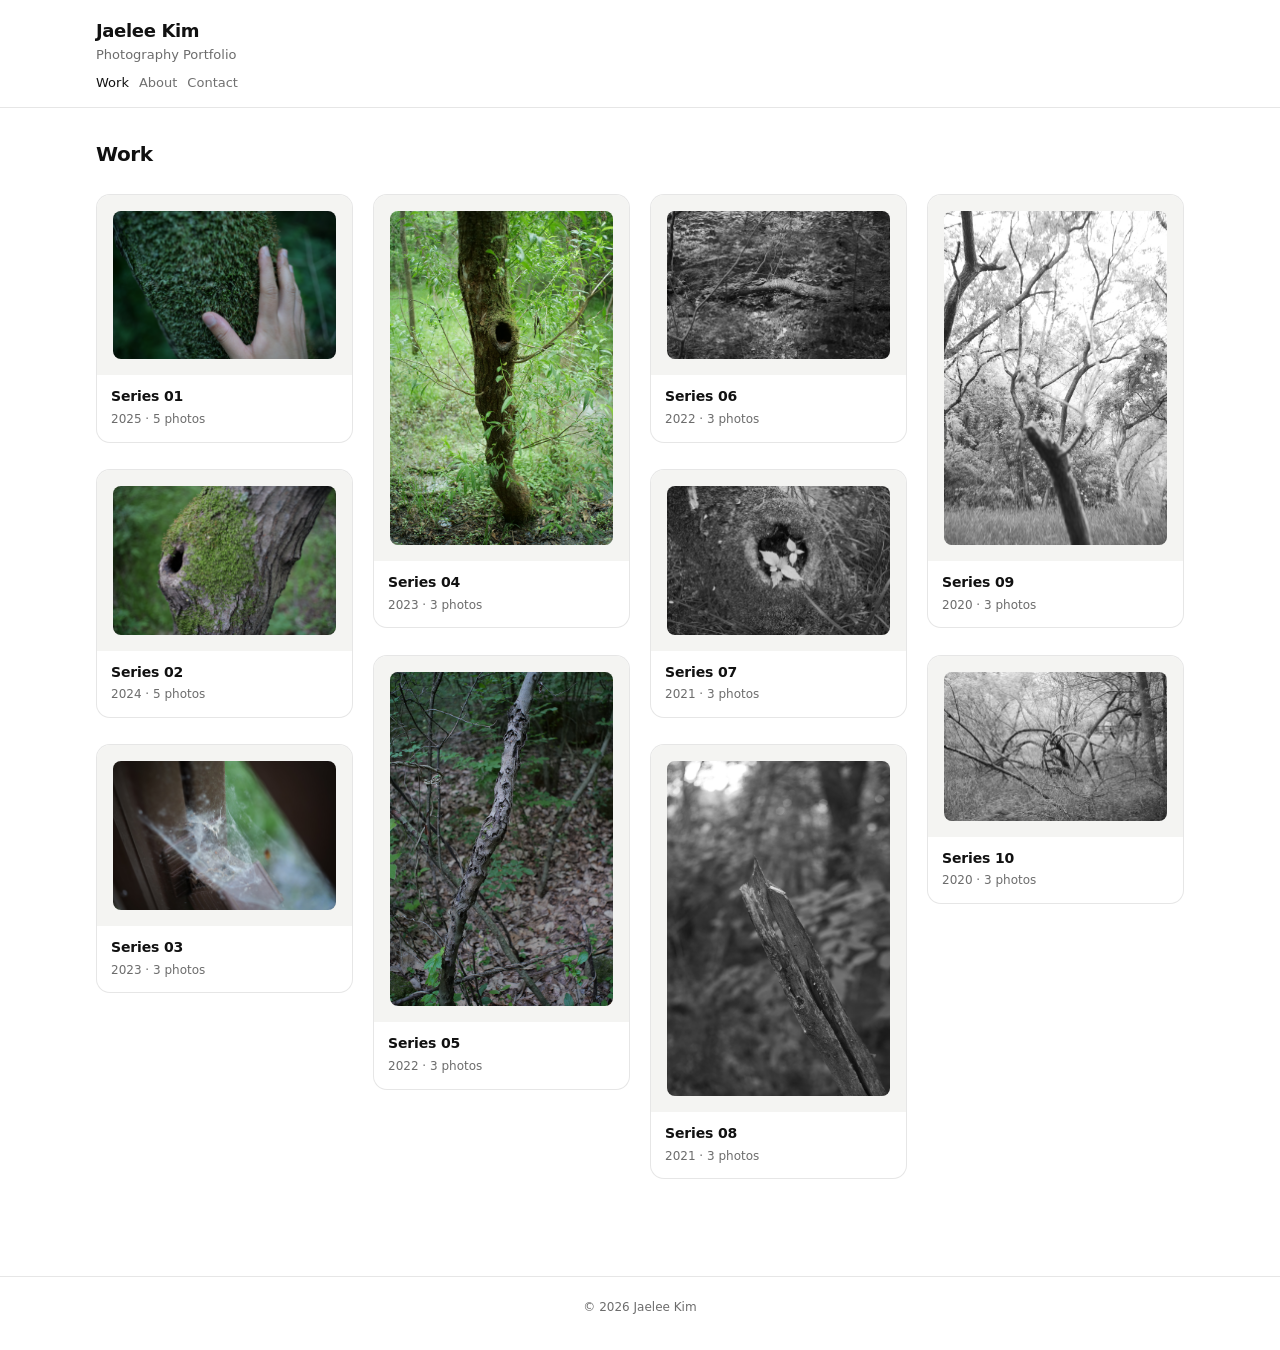
<file: index.html>
<!doctype html>
<html lang="ko">

<head>
    <meta charset="utf-8" />
    <meta name="viewport" content="width=device-width, initial-scale=1" />
    <title>Portfolio</title>
    <link rel="stylesheet" href="styles.css" />
</head>

<body>
    <header class="header">
        <div class="header-inner">
            <div class="brand">
                <h1>Jaelee Kim</h1>
                <p>Photography Portfolio</p>
            </div>

            <nav class="nav" aria-label="메뉴">
                <a class="is-active" href="index.html">Work</a>
                <a href="about.html">About</a>
                <a href="contact.html">Contact</a>
            </nav>

        </div>
    </header>

    <main class="main">
        <section class="intro">
            <h2>Work</h2>
            <p><!--썸네일 그리드(전시 카탈로그 느낌). 사진은 잘리지 않고, 프레임 안에 여백이 남도록.--></p>
        </section>

        <!-- ✅ A안 Masonry -->
        <section class="masonry" id="masonry" aria-label="작업 썸네일"></section>
        <!-- <a class="card" href="#">
            <figure class="thumb">
                <img src="assets/img/01.webp" alt="작업 01" loading="lazy" decoding="async">
            </figure>
            <div class="meta">
                <div class="title">Series 01</div>
                <div class="desc">2025 · 12 photos</div>
            </div>
        </a>

        <a class="card" href="#">
            <figure class="thumb">
                <img src="assets/img/02.webp" alt="작업 02" loading="lazy" decoding="async">
            </figure>
            <div class="meta">
                <div class="title">Series 02</div>
                <div class="desc">2024 · 18 photos</div>
            </div>
        </a>

        <a class="card" href="#">
            <figure class="thumb">
                <img src="assets/img/03.webp" alt="작업 03" loading="lazy" decoding="async">
            </figure>
            <div class="meta">
                <div class="title">Series 03</div>
                <div class="desc">2023 · 9 photos</div>
            </div>
        </a>

        <a class="card" href="#">
            <figure class="thumb">
                <img src="assets/img/04.webp" alt="작업 04" loading="lazy" decoding="async">
            </figure>
            <div class="meta">
                <div class="title">Series 04</div>
                <div class="desc">2023 · 14 photos</div>
            </div>
        </a>

        <a class="card" href="#">
            <figure class="thumb">
                <img src="assets/img/05.webp" alt="작업 05" loading="lazy" decoding="async">
            </figure>
            <div class="meta">
                <div class="title">Series 05</div>
                <div class="desc">2022 · 20 photos</div>
            </div>
        </a>

        <a class="card" href="#">
            <figure class="thumb">
                <img src="assets/img/06.webp" alt="작업 06" loading="lazy" decoding="async">
            </figure>
            <div class="meta">
                <div class="title">Series 06</div>
                <div class="desc">2022 · 8 photos</div>
            </div>
        </a>

        <a class="card" href="#">
            <figure class="thumb">
                <img src="assets/img/07.webp" alt="작업 07" loading="lazy" decoding="async">
            </figure>
            <div class="meta">
                <div class="title">Series 07</div>
                <div class="desc">2025 · 12 photos</div>
            </div>
        </a>

        <a class="card" href="#">
            <figure class="thumb">
                <img src="assets/img/08.webp" alt="작업 08" loading="lazy" decoding="async">
            </figure>
            <div class="meta">
                <div class="title">Series 08</div>
                <div class="desc">2024 · 18 photos</div>
            </div>
        </a>

        <a class="card" href="#">
            <figure class="thumb">
                <img src="assets/img/09.webp" alt="작업 09" loading="lazy" decoding="async">
            </figure>
            <div class="meta">
                <div class="title">Series 09</div>
                <div class="desc">2023 · 9 photos</div>
            </div>
        </a>

        <a class="card" href="#">
            <figure class="thumb">
                <img src="assets/img/10.webp" alt="작업 10" loading="lazy" decoding="async">
            </figure>
            <div class="meta">
                <div class="title">Series 10</div>
                <div class="desc">2023 · 14 photos</div>
            </div>
        </a> -->

        </section>
    </main>

    <footer class="footer">
        © <span id="y"></span> Jaelee Kim
    </footer>

    <script>
        document.getElementById("y").textContent = new Date().getFullYear();
    </script>

    <script src="data.js"></script>
    <script src="app.js"></script>
</body>

</html>
</file>
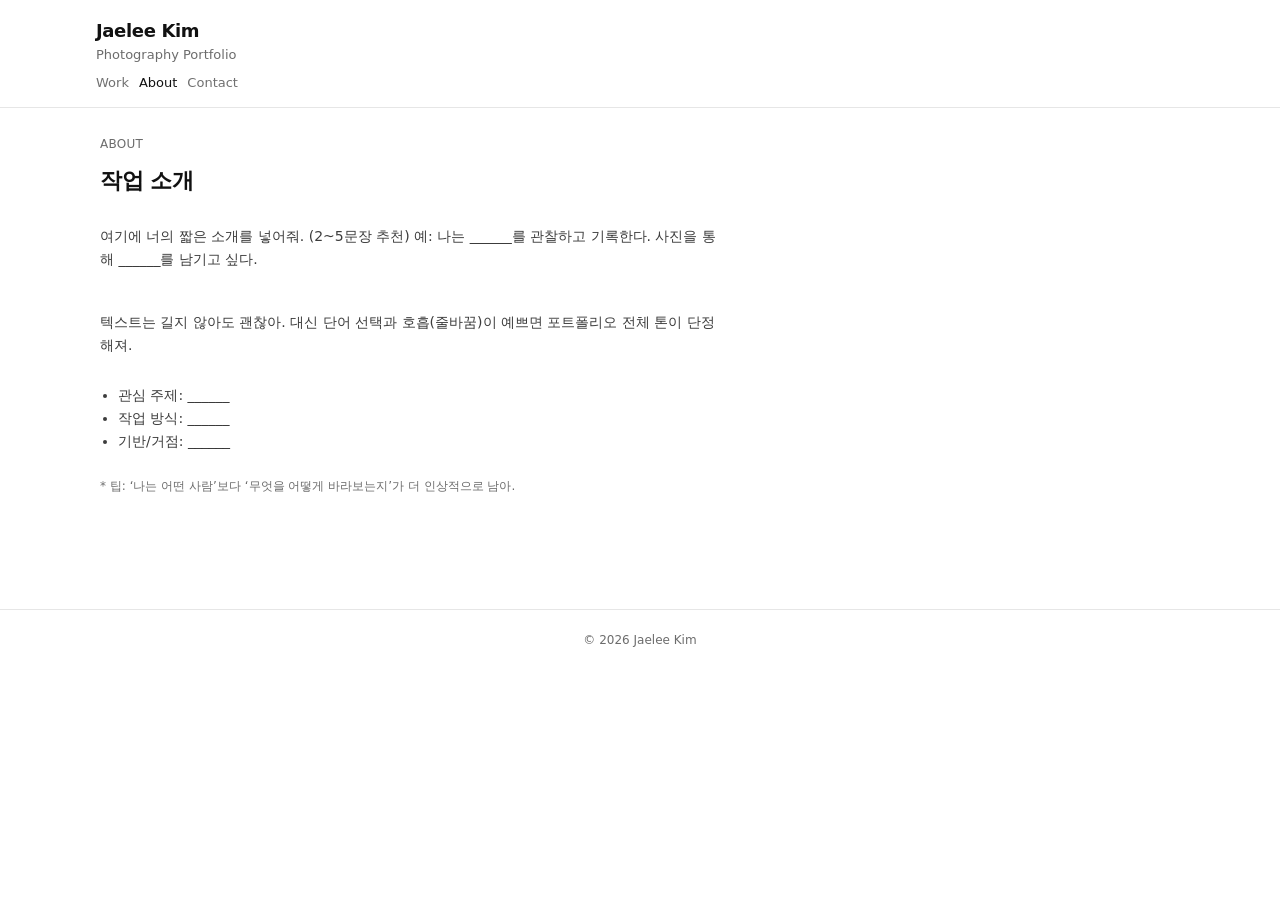
<file: about.html>
<!doctype html>
<html lang="ko">

<head>
    <meta charset="utf-8" />
    <meta name="viewport" content="width=device-width, initial-scale=1" />
    <title>About · Portfolio</title>
    <link rel="stylesheet" href="styles.css" />
</head>

<body>
    <header class="header">
        <div class="header-inner">
            <div class="brand">
                <h1>Jaelee Kim</h1>
                <p>Photography Portfolio</p>
            </div>

            <nav class="nav" aria-label="메뉴">
                <a href="index.html">Work</a>
                <a class="is-active" href="about.html">About</a>
                <a href="contact.html">Contact</a>
            </nav>
        </div>
    </header>

    <main class="page">
        <section class="panel">
            <div class="panel-inner">
                <div class="kicker">About</div>
                <h2 class="page-title">작업 소개</h2>

                <div class="prose">
                    <p>
                        여기에 너의 짧은 소개를 넣어줘. (2~5문장 추천)
                        예: 나는 ______를 관찰하고 기록한다. 사진을 통해 ______를 남기고 싶다.
                    </p>
                    <p>
                        텍스트는 길지 않아도 괜찮아. 대신 단어 선택과 호흡(줄바꿈)이 예쁘면
                        포트폴리오 전체 톤이 단정해져.
                    </p>

                    <ul class="list">
                        <li>관심 주제: ______</li>
                        <li>작업 방식: ______</li>
                        <li>기반/거점: ______</li>
                    </ul>

                    <p class="note">
                        * 팁: ‘나는 어떤 사람’보다 ‘무엇을 어떻게 바라보는지’가 더 인상적으로 남아.
                    </p>
                </div>
            </div>
        </section>
    </main>

    <footer class="footer">
        © <span id="y"></span> Jaelee Kim
    </footer>

    <script>
        document.getElementById("y").textContent = new Date().getFullYear();
    </script>
</body>

</html>
</file>
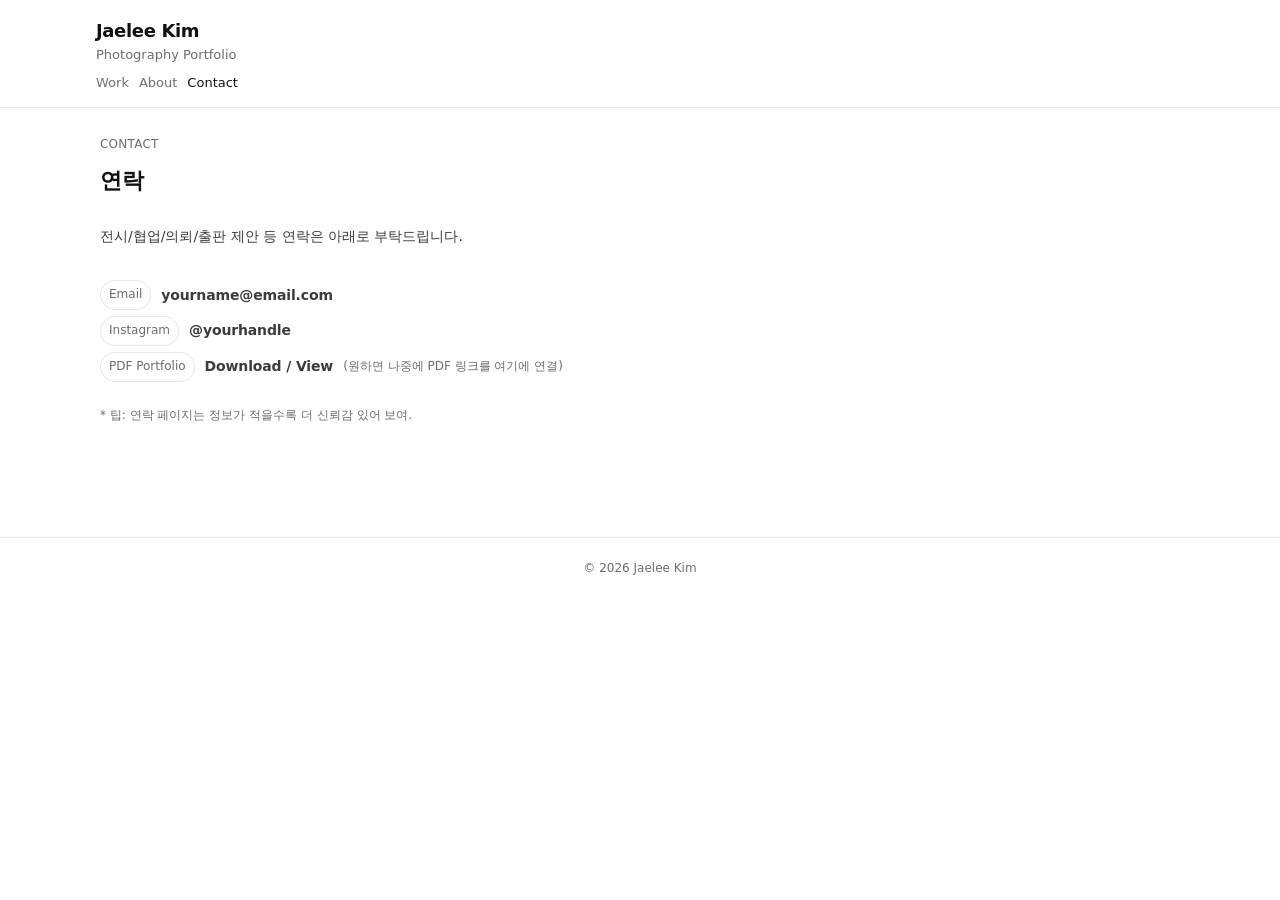
<file: contact.html>
<!doctype html>
<html lang="ko">

<head>
    <meta charset="utf-8" />
    <meta name="viewport" content="width=device-width, initial-scale=1" />
    <title>Contact · Portfolio</title>
    <link rel="stylesheet" href="styles.css" />
</head>

<body>
    <header class="header">
        <div class="header-inner">
            <div class="brand">
                <h1>Jaelee Kim</h1>
                <p>Photography Portfolio</p>
            </div>

            <nav class="nav" aria-label="메뉴">
                <a href="index.html">Work</a>
                <a href="about.html">About</a>
                <a class="is-active" href="contact.html">Contact</a>
            </nav>
        </div>
    </header>

    <main class="page">
        <section class="panel">
            <div class="panel-inner">
                <div class="kicker">Contact</div>
                <h2 class="page-title">연락</h2>

                <div class="prose">
                    <p>
                        전시/협업/의뢰/출판 제안 등 연락은 아래로 부탁드립니다.
                    </p>

                    <div class="links">
                        <div class="link-row">
                            <span class="badge">Email</span>
                            <a class="a" href="mailto:yourname@email.com">yourname@email.com</a>
                        </div>

                        <div class="link-row">
                            <span class="badge">Instagram</span>
                            <a class="a" href="https://instagram.com/yourhandle" target="_blank" rel="noopener">
                                @yourhandle
                            </a>
                        </div>

                        <div class="link-row">
                            <span class="badge">PDF Portfolio</span>
                            <a class="a" href="#" target="_blank" rel="noopener">
                                Download / View
                            </a>
                            <span class="note">(원하면 나중에 PDF 링크를 여기에 연결)</span>
                        </div>
                    </div>

                    <p class="note">
                        * 팁: 연락 페이지는 정보가 적을수록 더 신뢰감 있어 보여.
                    </p>
                </div>
            </div>
        </section>
    </main>

    <footer class="footer">
        © <span id="y"></span> Jaelee Kim
    </footer>

    <script>
        document.getElementById("y").textContent = new Date().getFullYear();
    </script>
</body>

</html>
</file>
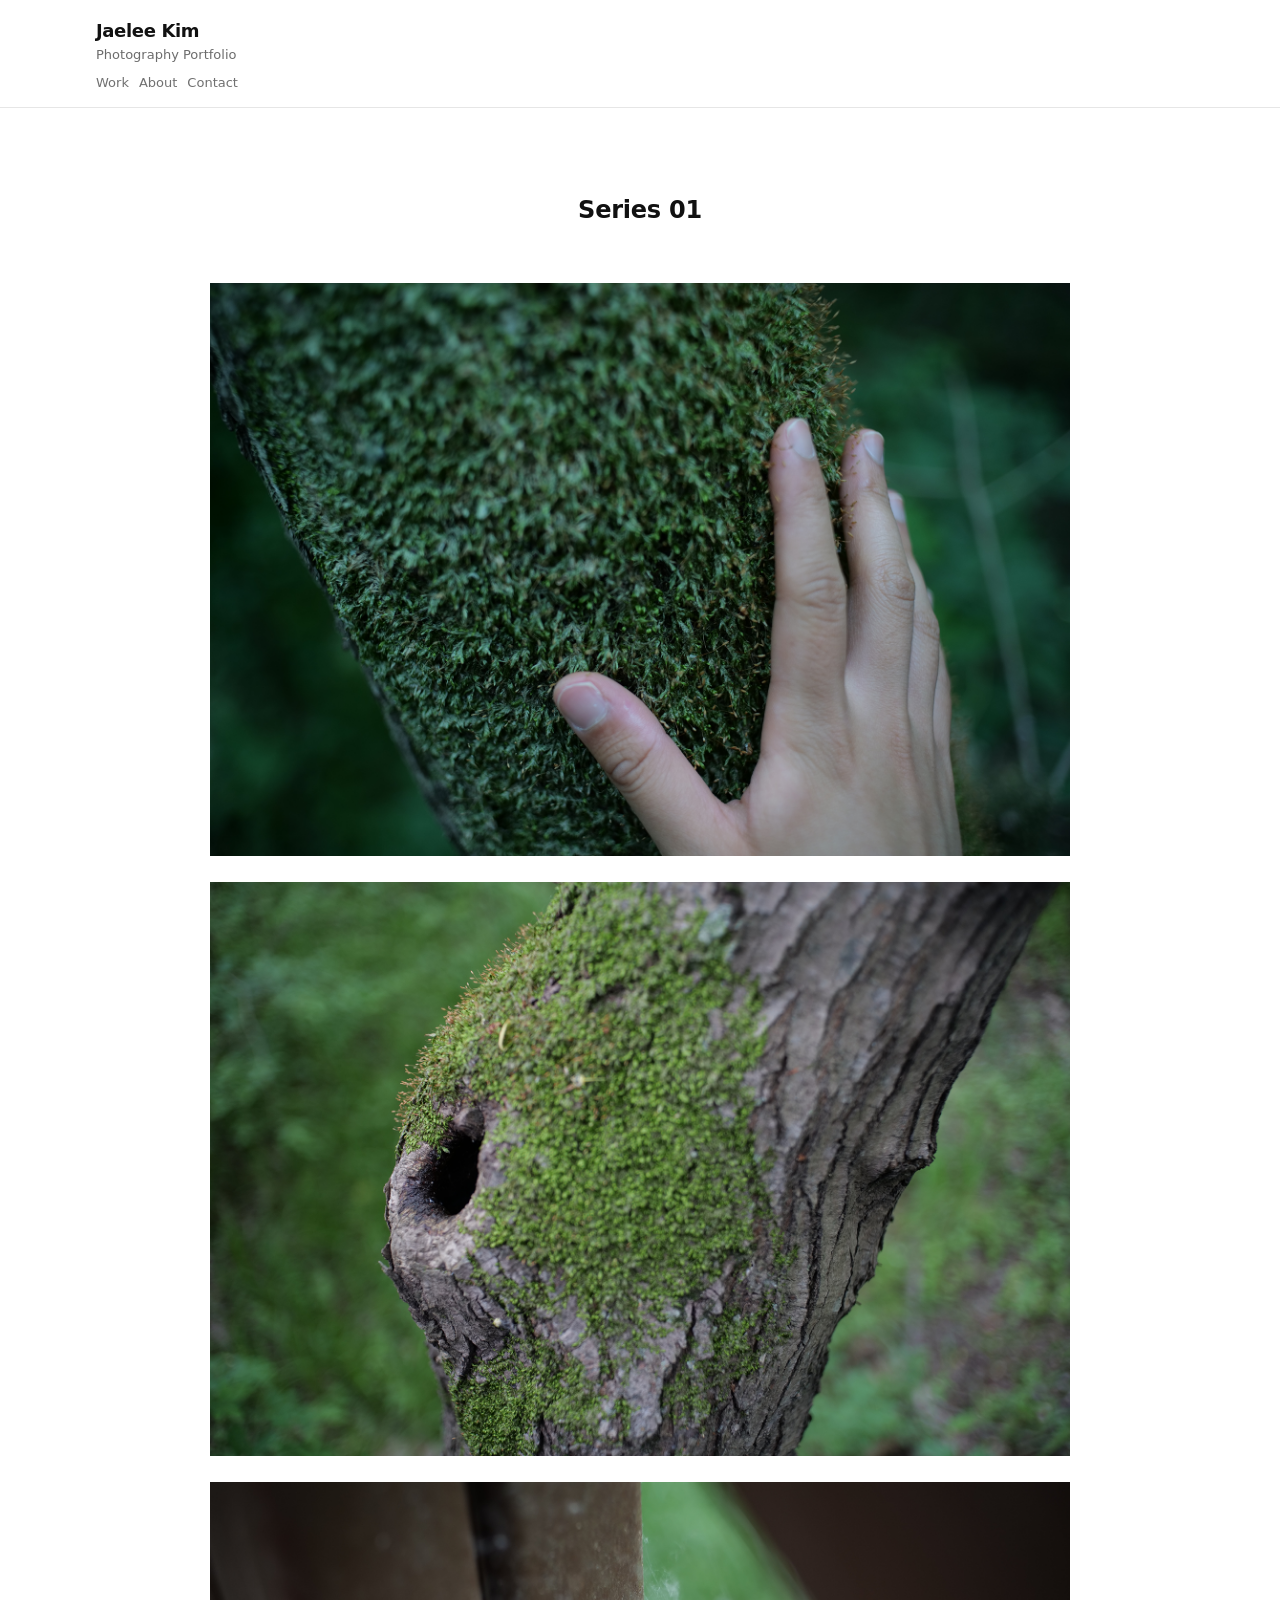
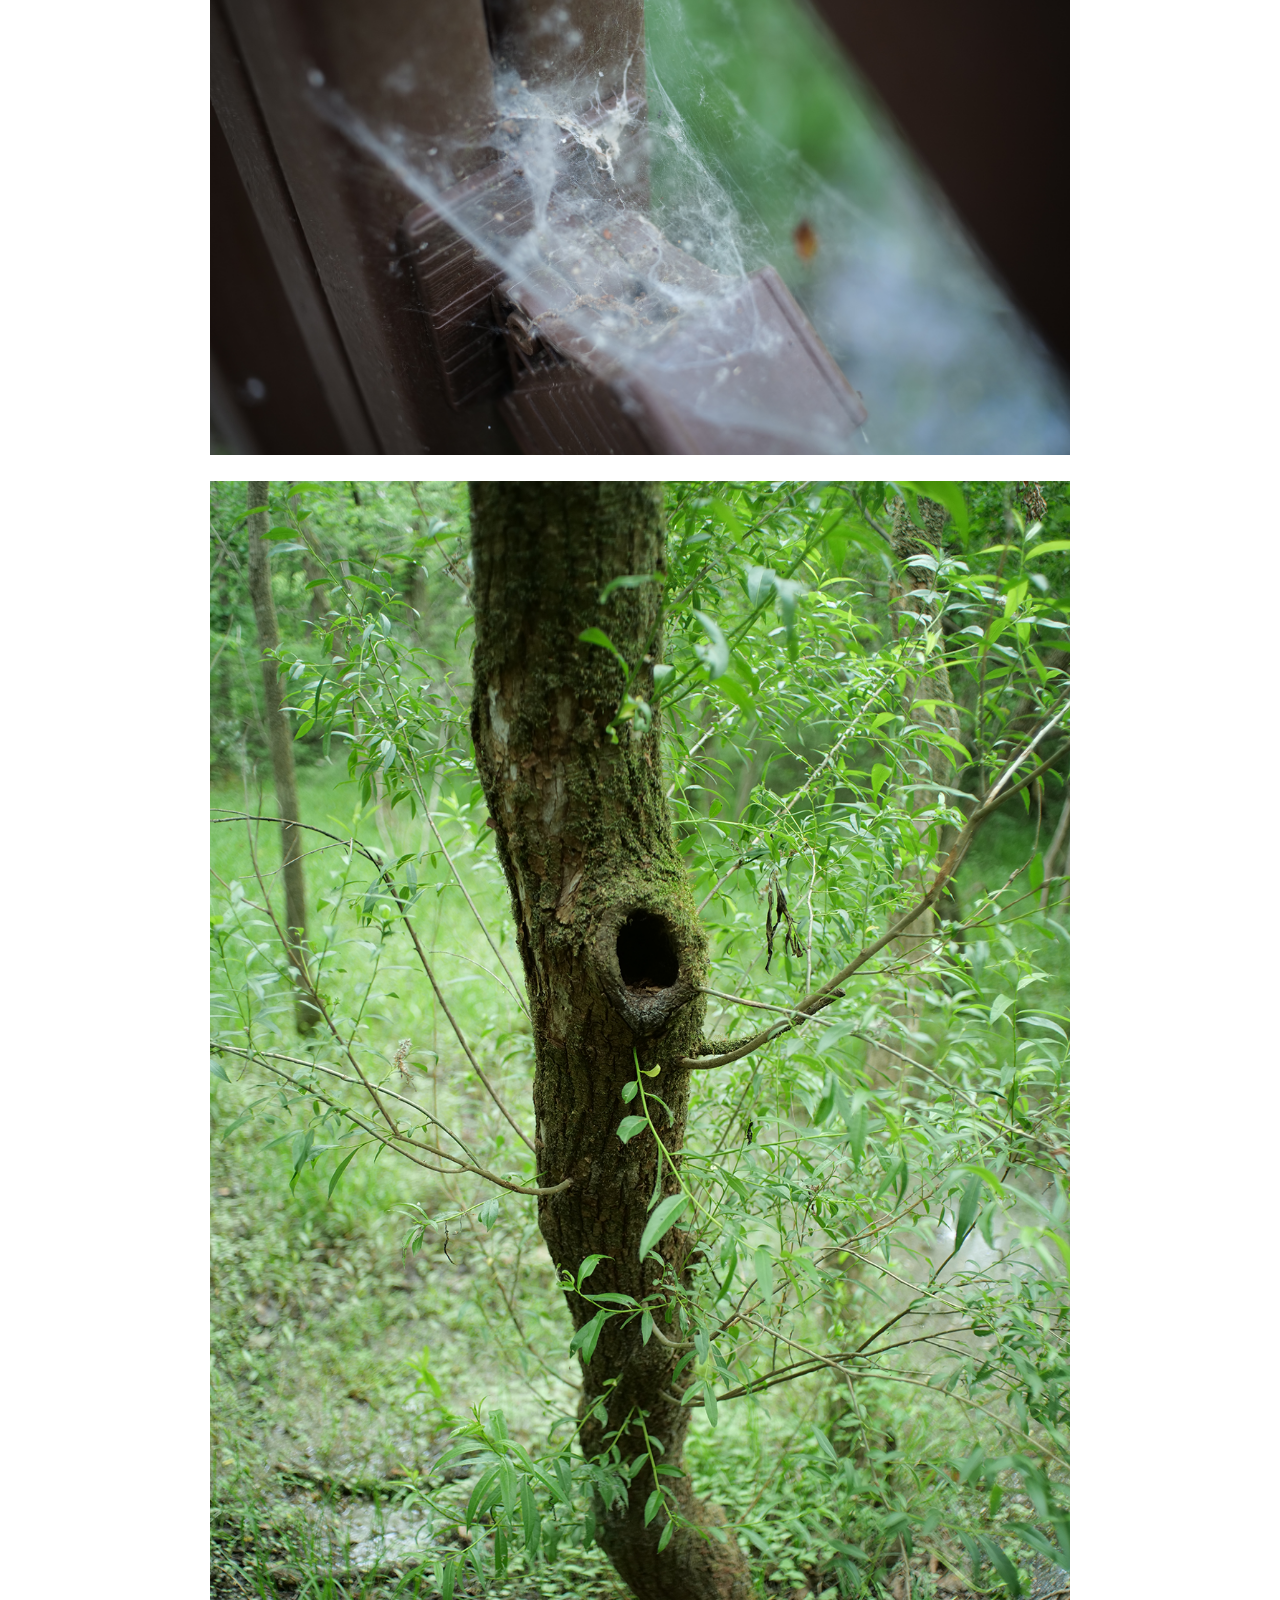
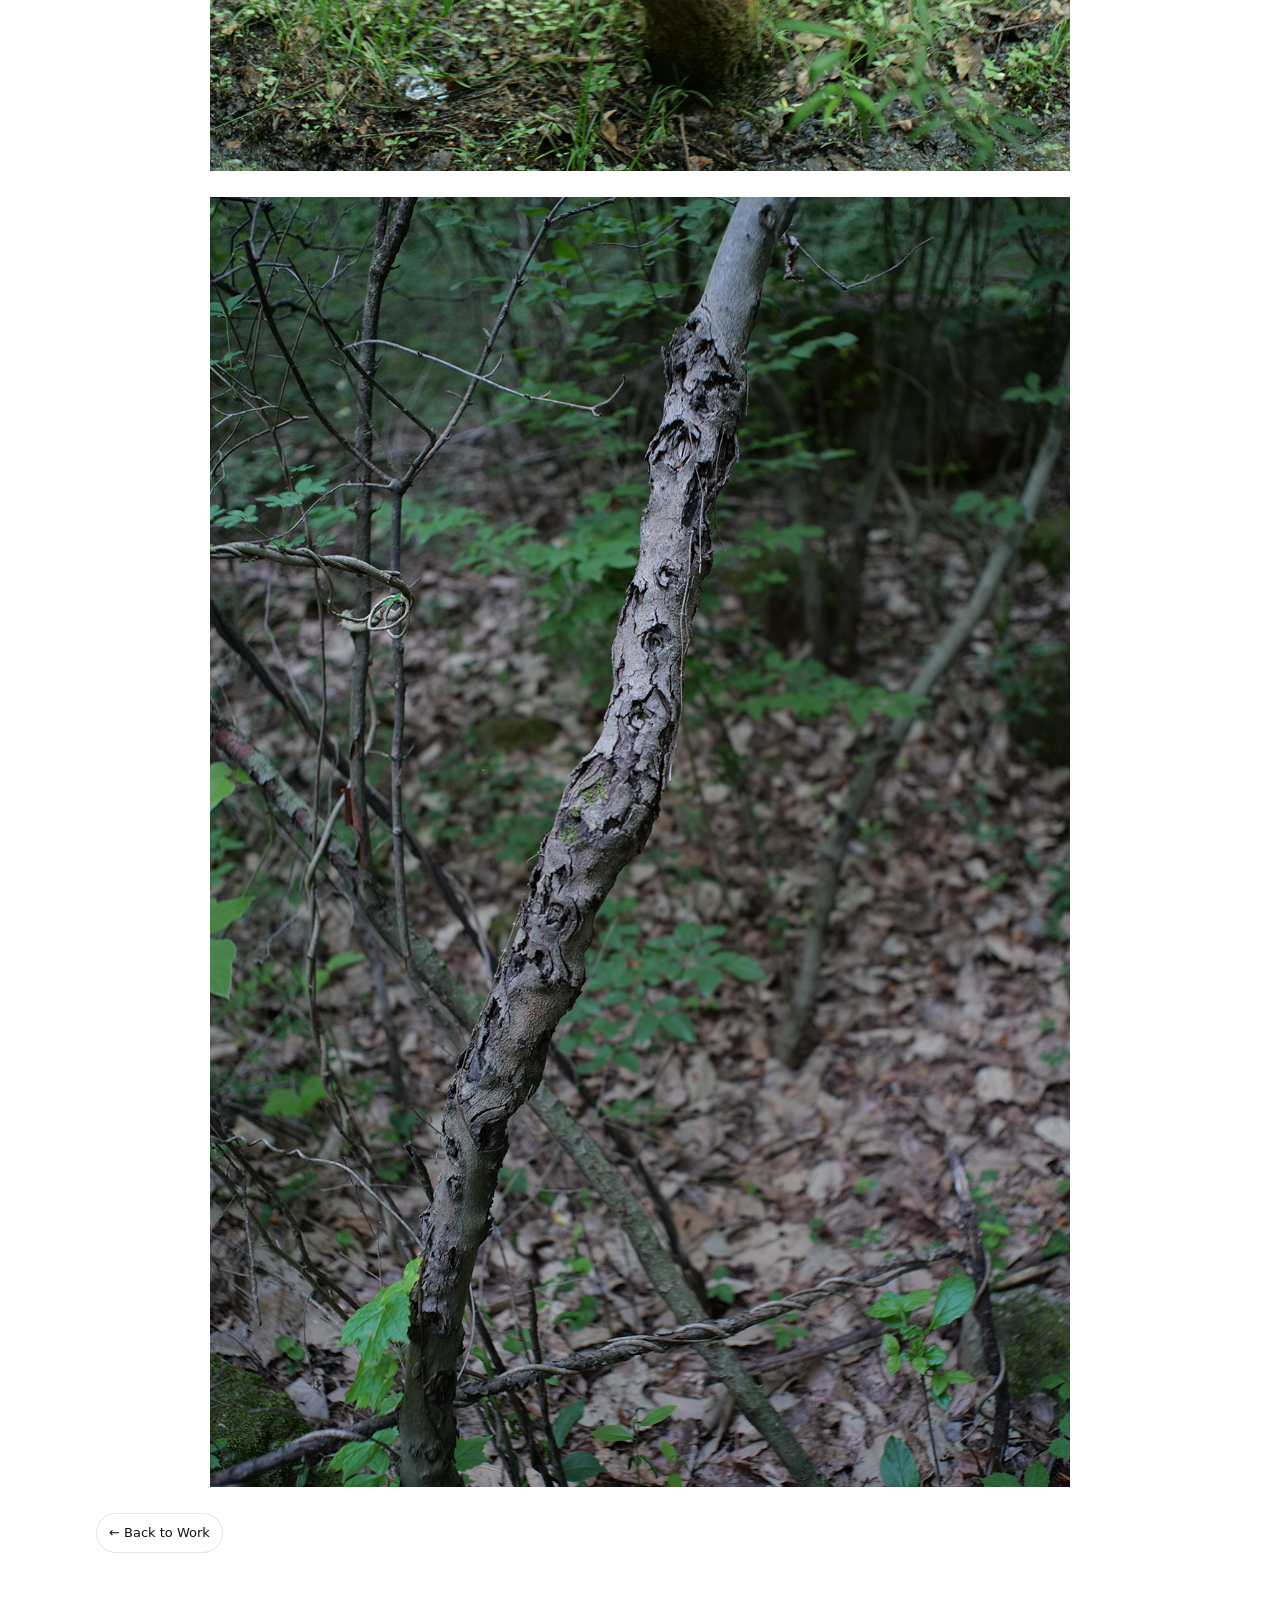
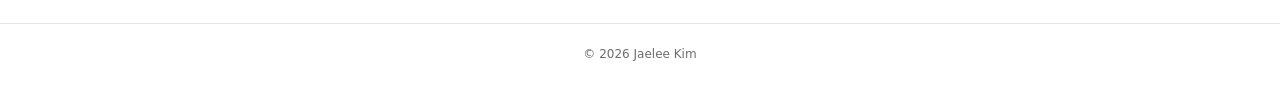
<file: series.html>
<!doctype html>
<html lang="ko">

<head>
    <meta charset="utf-8" />
    <meta name="viewport" content="width=device-width, initial-scale=1" />
    <title>Series · Portfolio</title>
    <link rel="stylesheet" href="styles.css" />
</head>

<body>
    <header class="header">
        <div class="header-inner">
            <div class="brand">
                <h1 data-site-name>Your Name</h1>
                <p data-site-subtitle>Photography Portfolio</p>
            </div>

            <nav class="nav" aria-label="메뉴">
                <a href="index.html">Work</a>
                <a href="about.html">About</a>
                <a href="contact.html">Contact</a>
            </nav>
        </div>
    </header>

    <main class="main">
        <section class="work-header">
            <div class="breadcrumb">
                <a href="index.html">Work</a> / <span id="seriesCrumb">Series</span>
            </div>
            <h2 class="work-title" id="seriesTitle">Series</h2>
            <p class="work-sub" id="seriesSub"></p>
        </section>

        <!-- 사진만 쭉 -->
        <section class="photos photos-plain" id="photos" aria-label="시리즈 사진"></section>

        <nav class="pager" aria-label="이동">
            <a href="index.html">← Back to Work</a>
        </nav>
    </main>

    <footer class="footer">
        © <span id="y"></span> <span data-site-name>Your Name</span>
    </footer>

    <!-- 라이트박스 오버레이 -->
    <div class="lightbox" aria-hidden="true">
        <button class="lb-close" type="button" aria-label="닫기">×</button>
        <img alt="">
    </div>

    <script>
        document.getElementById("y").textContent = new Date().getFullYear();
    </script>
    <script src="data.js"></script>
    <script src="app.js"></script>
</body>

</html>
</file>
<file: styles.css>
/* =========================
   0) 기본 세팅
========================= */
:root {
    --bg: #ffffff;
    --ink: #111;
    --muted: rgba(17, 17, 17, .62);
    --line: rgba(17, 17, 17, .10);
    --paper: #f4f4f2;
    /* 사진 주변 여백(종이) 톤 */
    --max: 1120px;

    --radius: 14px;
    --radius2: 8px;

    --gap: 20px;
    /* 타일 사이 간격 */
    --pad: 22px;
    /* 사진 주변 여백(액자) */
}

* {
    box-sizing: border-box;
}

html,
body {
    height: 100%;
}

body {
    margin: 0;
    font-family: system-ui, -apple-system, Segoe UI, Roboto, "Noto Sans KR", sans-serif;
    background: var(--bg);
    color: var(--ink);
    line-height: 1.4;
}

/* =========================
   1) 상단
========================= */
.header {
    position: sticky;
    top: 0;
    z-index: 50;
    background: rgba(255, 255, 255, .86);
    backdrop-filter: blur(12px);
    border-bottom: 1px solid var(--line);
}

.header-inner {
    max-width: var(--max);
    margin: 0 auto;
    padding: 18px 16px 14px;
    display: grid;
    gap: 10px;
}

.brand {
    display: grid;
    gap: 3px;
}

.brand h1 {
    margin: 0;
    font-size: 18px;
    letter-spacing: -0.02em;
    font-weight: 680;
}

.brand p {
    margin: 0;
    font-size: 13px;
    color: var(--muted);
}

.nav {
    display: flex;
    gap: 10px;
    flex-wrap: wrap;
}

.nav a {
    text-decoration: none;
    color: inherit;
    font-size: 13px;
    padding: 0;
    border: none;
    border-radius: 0;
    opacity: .6;
}

.nav a.is-active {
    opacity: 1;
}

/* =========================
   2) 본문
========================= */
.main {
    max-width: var(--max);
    margin: 0 auto;
    padding: 22px 16px 70px;
}

.intro {
    display: grid;
    gap: 8px;
    margin: 10px 0 18px;
}

.intro h2 {
    margin: 0;
    font-size: 20px;
    letter-spacing: -0.02em;
}

.intro p {
    margin: 0;
    font-size: 14px;
    color: var(--muted);
    max-width: 62ch;
}

/* =========================
   3) A안 핵심: Masonry (컬럼 기반)
   - 깔끔하고 빈 공간이 적음
========================= */
.masonry {
    column-count: 2;
    /* 모바일: 2열 */
    column-gap: var(--gap);
}

/* 한 타일이 column 중간에서 쪼개지지 않게 */
.card {
    display: inline-block;
    width: 100%;
    margin: 0 0 var(--gap);
    text-decoration: none;
    color: inherit;

    border: 1px solid var(--line);
    border-radius: var(--radius);
    overflow: hidden;
    background: #fff;

    break-inside: avoid;
    -webkit-column-break-inside: avoid;

    transform: translateY(0);
    transition: transform 140ms ease, box-shadow 140ms ease;
}

.card:hover {
    transform: translateY(-2px);
    box-shadow: 0 16px 40px rgba(0, 0, 0, .08);
}

.card:focus-visible {
    outline: 3px solid rgba(17, 17, 17, .35);
    outline-offset: 3px;
}

/* ✅ 사진이 꽉 차지 않게: 액자 + 종이톤 */
.thumb {
    margin: 0;
    padding: var(--pad);
    background: var(--paper);
    display: grid;
    place-items: center;
}

.thumb img {
    width: 100%;
    height: auto;
    /* 비율 유지 */
    display: block;
    border-radius: var(--radius2);
    object-fit: contain;
    /* 안전장치 */
}

/* 메타 */
.meta {
    padding: 12px 14px 14px;
    display: grid;
    gap: 4px;
}

.title {
    font-size: 14px;
    font-weight: 680;
    letter-spacing: -0.01em;
}

.desc {
    font-size: 12px;
    color: var(--muted);
}

/* =========================
   4) 반응형
========================= */
.masonry {
    column-count: 1;
    /* 모바일: 1열(크게) */
    column-gap: var(--gap);
}

@media (min-width: 768px) {
    .masonry {
        column-count: 2;
    }

    /* 태블릿: 2열 */
}

@media (min-width: 1100px) {
    .masonry {
        column-count: 4;
    }

    /* 데스크탑: 4열 */
}

:root {
    --pad: 16px;
}


/* =========================
   5) 푸터
========================= */
.footer {
    border-top: 1px solid var(--line);
    padding: 22px 16px 34px;
    color: var(--muted);
    font-size: 12px;
    text-align: center;
}

/* =========================
   6) About / Contact 공용
========================= */
.page {
    max-width: var(--max);
    margin: 0 auto;
    padding: 22px 16px 80px;
    /* max-width: 720px;
    margin: 0 auto;
    padding: 32px 16px 96px; */
}

.panel {
    border: 1px solid var(--line);
    border-radius: var(--radius);
    background: #fff;
    overflow: hidden;
}

.panel-inner {
    padding: 18px 16px;
    display: grid;
    gap: 14px;
}

.kicker {
    font-size: 12px;
    color: var(--muted);
    letter-spacing: 0.02em;
    text-transform: uppercase;
}

.page-title {
    margin: 0;
    font-size: 22px;
    letter-spacing: -0.02em;
}

.prose {
    color: rgba(17, 17, 17, .82);
    font-size: 14px;
    line-height: 1.65;
    display: grid;
    gap: 12px;
    max-width: 70ch;
}

.list {
    margin: 0;
    padding-left: 18px;
    color: rgba(17, 17, 17, .82);
    line-height: 1.65;
}

.links {
    display: grid;
    gap: 6px;
    margin-top: 6px;
}

.link-row {
    display: flex;
    flex-wrap: wrap;
    gap: 10px;
    align-items: center;
    padding: 0;
    border: none;
    border-radius: 0;
    background: transparent;
}

.badge {
    font-size: 12px;
    color: var(--muted);
    border: 1px solid var(--line);
    padding: 4px 8px;
    border-radius: 999px;
    background: rgba(255, 255, 255, .7);
}

.a {
    color: inherit;
    text-decoration: none;
    font-size: 14px;
    font-weight: 650;
    letter-spacing: -0.01em;
}

.a:hover {
    text-decoration: underline;
}

.note {
    font-size: 12px;
    color: var(--muted);
}

/* 반응형 보정 */
@media (min-width: 768px) {
    .page {
        padding: 28px 20px 100px;
    }

    .panel-inner {
        padding: 22px 20px;
    }
}

/* =========================
   7) Work 상세 페이지
========================= */
.work-header {
    display: grid;
    gap: 10px;
    margin: 10px 0 18px;
}

.breadcrumb {
    font-size: 12px;
    color: var(--muted);
}

.breadcrumb a {
    color: inherit;
    text-decoration: none;
}

.breadcrumb a:hover {
    text-decoration: underline;
}

.work-title {
    margin: 0;
    font-size: 22px;
    letter-spacing: -0.02em;
    font-weight: 720;
}

.work-sub {
    margin: 0;
    font-size: 14px;
    color: var(--muted);
    max-width: 70ch;
    line-height: 1.65;
}

/* 사진 리스트 */
.photos {
    max-width: 860px;
    /* 취향: 720~980 */
    margin: 0 auto;
    display: grid;
    gap: 18px;
}

/* 한 장(프레임 + 캡션) */
.photo {
    border: 1px solid var(--line);
    border-radius: var(--radius);
    overflow: hidden;
    background: #fff;
}

.photo-frame {
    margin: 0;
    padding: var(--pad);
    background: var(--paper);
}

.photo-frame img {
    width: 100%;
    height: auto;
    display: block;
    border-radius: var(--radius2);
}

.caption {
    padding: 12px 14px 14px;
    font-size: 13px;
    color: rgba(17, 17, 17, .82);
    line-height: 1.65;
}

/* 이전/다음 네비 */
.pager {
    margin-top: 26px;
    display: flex;
    gap: 10px;
    flex-wrap: wrap;
    justify-content: space-between;
}

.pager a {
    text-decoration: none;
    color: inherit;
    font-size: 13px;
    padding: 10px 12px;
    border-radius: 999px;
    border: 1px solid var(--line);
    background: rgba(255, 255, 255, .7);
}

.pager a:hover {
    box-shadow: 0 10px 22px rgba(0, 0, 0, .06);
}

/* =========================
   8) 상세: 사진만 쭉(텍스트 최소)
========================= */
.photos-plain {
    gap: 16px;
}

.photo-frame img {
    cursor: zoom-in;
}

/* =========================
   9) 라이트박스 (심플)
========================= */
.lightbox {
    position: fixed;
    inset: 0;
    background: rgba(0, 0, 0, .86);
    display: none;
    place-items: center;
    padding: 18px;
    z-index: 200;
}

.lightbox.is-open {
    display: grid;
}

.lightbox img {
    max-width: min(1100px, 96vw);
    max-height: 86vh;
    width: auto;
    height: auto;
    box-shadow: 0 22px 70px rgba(0, 0, 0, .45);
}

.lb-close {
    position: fixed;
    top: 14px;
    right: 14px;
    width: 44px;
    height: 44px;
    border-radius: 999px;
    border: 1px solid rgba(255, 255, 255, .25);
    background: rgba(255, 255, 255, .08);
    color: #fff;
    font-size: 28px;
    line-height: 1;
    cursor: pointer;
}

.lb-close:hover {
    background: rgba(255, 255, 255, .14);
}

/* =========================
   Minimal series view (no cards)
   시리즈 상세: 카드/둥근모서리/액자 제거
========================= */
.photos-plain {
    gap: 26px;
    /* 사진 사이 간격(취향) */
}

/* 카드 박스 제거 */
.photo {
    border: none;
    border-radius: 0;
    background: transparent;
    overflow: visible;
}

/* 액자/종이톤 제거 */
.photo-frame {
    padding: 0;
    background: transparent;
}

/* 이미지 모서리 직각 + 그림자/테두리 없음 */
.photo-frame img {
    border-radius: 0;
    box-shadow: none;
}

/* 라이트박스 눌리는 힌트만 남기고 싶다면 */
.photo-frame img {
    cursor: zoom-in;
}

/* =========================
   Minimal About / Contact
========================= */
.panel {
    border: none;
    border-radius: 0;
    background: transparent;
}

.panel-inner {
    padding: 0;
}

/* =========================
   Series header minimal
========================= */
.work-header .breadcrumb,
.work-header .work-sub {
    display: none;
}

.work-header {
    text-align: center;
    margin: 64px 0 56px;
}

.work-title {
    margin: 0;
    font-size: 24px;
    /* 기존보다 조금 또렷하게 */
    font-weight: 600;
    letter-spacing: -0.01em;
}
</file>
